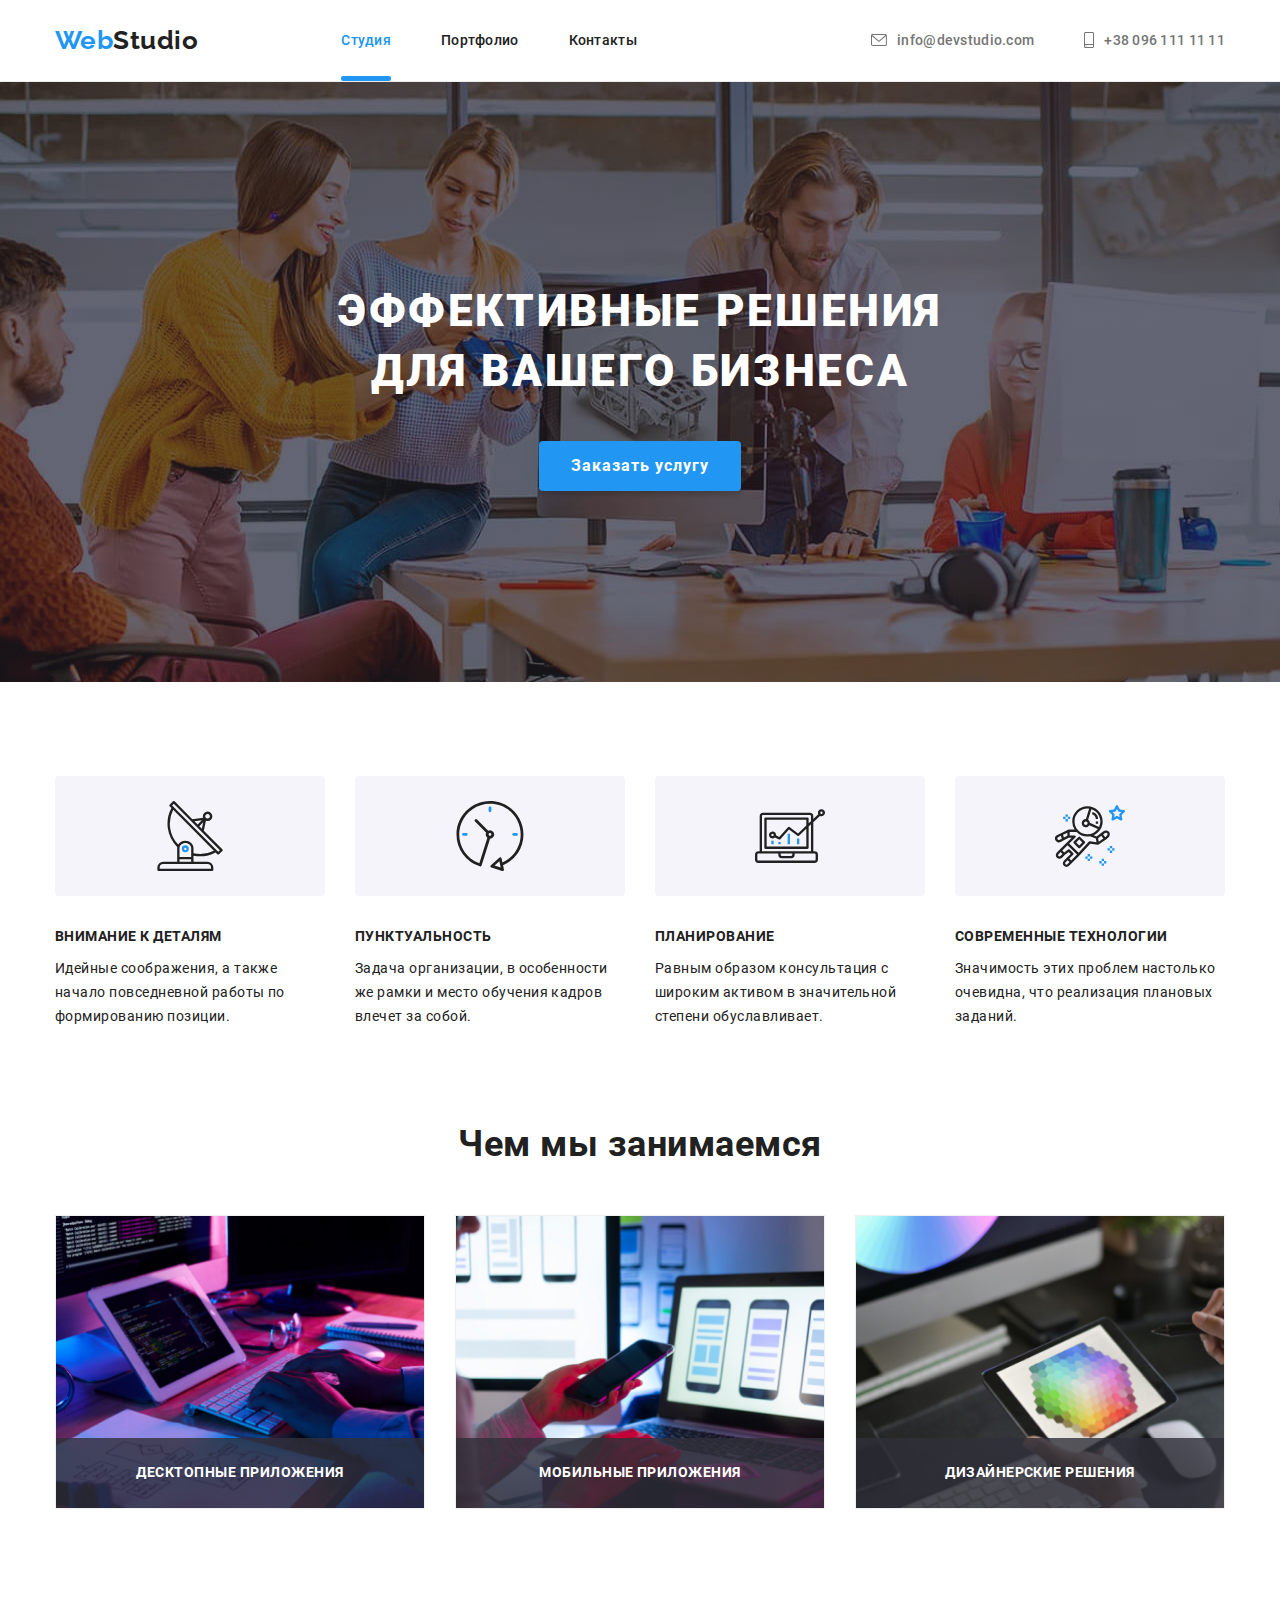
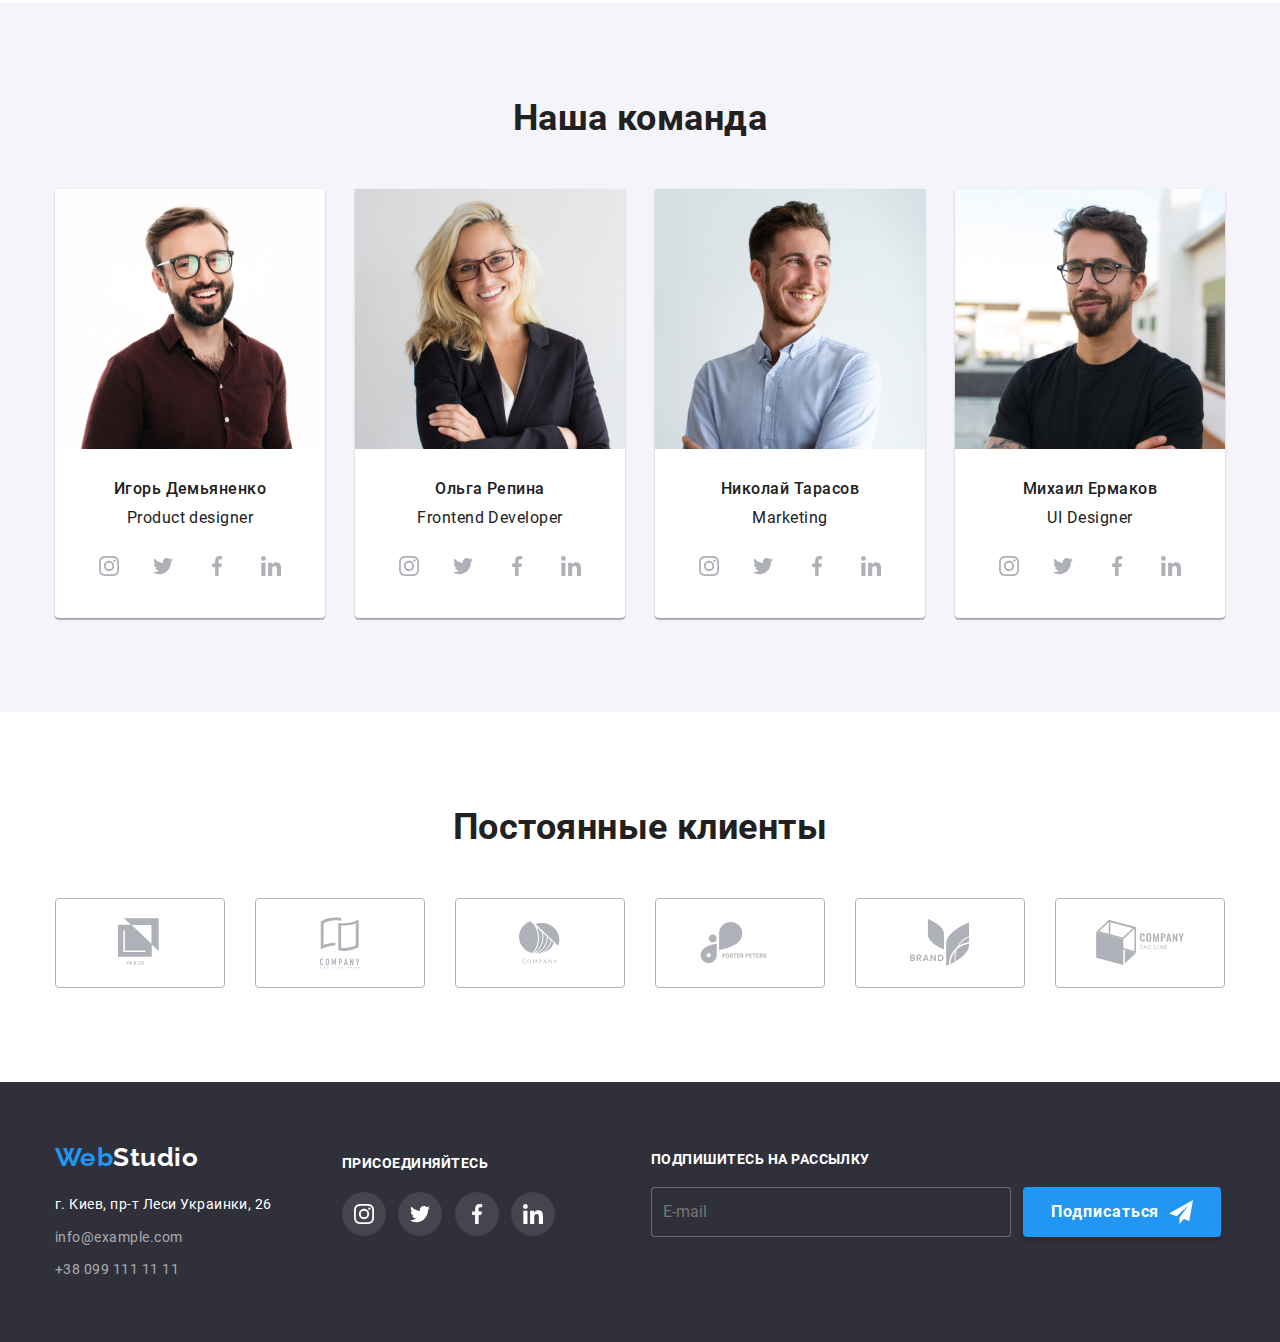
<file: index.html>
<!DOCTYPE html>
<html lang="ru">
  <head>
    <meta charset="UTF-8" />
    <meta name="viewport" content="width=device-width, initial-scale=1.0" />
    <title>Главная</title>
    <!-- <link
      href="https://fonts.googleapis.com/css2?family=Raleway:wght@400;500;700&family=Roboto:wght@100;400;500;700;900&display=swap"
      rel="stylesheet"
    /> -->
    <link
      rel="stylesheet"
      href="https://cdnjs.cloudflare.com/ajax/libs/modern-normalize/1.0.0/modern-normalize.min.css"
    />
    <link rel="stylesheet" href="./css/main.min.css" />
  </head>

  <body>
    <!-- Shapka -->
    <header>
      <div class="container">
      <nav>
        <ul  class="nav-links">
          <li class="header-list"><a class="logo-link" href="./index.html">
              <span class="logo">Web</span><span class="logo-end">Studio</span>
              </a>
          </li>
          <li class="header-list">
            <a class="navigation current" href="./index.html">Студия</a>
          </li>
          <li class="header-list">
            <a class="navigation" href="./portfolio.html">Портфолио</a>
          </li>
          <li class="header-list">
            <a class="navigation" href="">Контакты</a>
          </li>
        </ul>
      </nav>

      <ul class="header-contacts">
        <li class="header-list">
          <a class="navigation contacts" href="mailto:info@devstudio.com"
            >
            <svg class="contacts-icon" width="16" height="12">
              <use href="./images/sprite.svg#icon-envelope"></use>
            </svg>
            info@devstudio.com</a
          >
        </li>
        <li class="header-list">
          <a class="navigation contacts" href="tel:+380961111111"
            >
            <svg class="contacts-icon" width="10" height="16">
              <use href="./images/sprite.svg#icon-smartphone"></use>
            </svg>
            +38 096 111 11 11</a
          >
        </li>
      </ul>
      </div>
    </header>

    <main>
      <!-- Hero -->
      <section class="hero">
        <h1 class="hero-title">Эффективные решения для вашего бизнеса</h1>
        <button class="order-link" type="button" data-modal-open>Заказать услугу</button>
      </section>

        <div class="backdrop is-hidden" data-modal>
          <div class="modal">
            <button class="modal-close" data-modal-close>
              <svg class="close-icone" width="18" height="18">
                <use href="./images/sprite.svg#icon-close"></use>
              </svg>
            </button>
            <form action="" class="form">
              <b class="appeal">Оставьте свои данные, мы вам перезвоним</b>
              <ul>
                <li class="form-list">
                  <label for="name">Имя</label>
                  <input type="text" name="name" id="name">
                  <svg class="input-icon" width="18" height="18">
                    <use href="./images/sprite.svg#icon-name"></use>
                  </svg>
                </li>
                <li class="form-list">
                  <label for="tel">Телефон</label>
                  <input type="tel" name="tel" id="tel">
                  <svg class="input-icon" width="18" height="18">
                    <use href="./images/sprite.svg#icon-tel"></use>
                  </svg>
                </li>
                <li class="form-list">
                  <label for="email">Почта</label>
                  <input type="email" name="email" id="email">
                  <svg class="input-icon" width="18" height="18">
                    <use href="./images/sprite.svg#icon-email"></use>
                  </svg>
                </li>
                <li class="form-list">
                  <label for="comment">Комментарий</label>
                  <textarea class="comment" name="comment" id="comment" rows="6" placeholder="Введите текст"></textarea>
                </li>
                <li class="checkbox">
                  <label class="offer">
                    <input class="check" type="checkbox" value="true">
                    <span class="check-icon"></span>
                    Соглашаюсь с рассылкой и принимаю
                    <a class="offer-link" href=""> Условия договора</a>
                  </label>
                </li>
              </ul>
              <button class="submit" type="submit">Отправить</button>
            </form>
          </div>
        </div>

      <!-- Advantages -->
      <section class="advantages">
        <div class="container">
        <h2 class="secondary-title visually-hidden">Наши Преимущества</h2>
      
        <ul class="advantage-list">
          <li class="icon-antenna">
            <div class="advantages-icons-bg">
             <svg class="advant-icon">
               <use href="./images/sprite.svg#icon-antenna"></use>
             </svg>
            </div>
            <h3 class="tertiary-title">Внимание к деталям</h3>
            <p class="cards-items">
              Идейные соображения, а также начало повседневной работы по
              формированию позиции.
            </p>
          </li>
          <li class="icon-clock">
            <div class="advantages-icons-bg">
              <svg class="advant-icon">
                <use href="./images/sprite.svg#icon-clock"></use>
              </svg>
            </div>
            <h3 class="tertiary-title">Пунктуальность</h3>
            <p class="cards-items">
              Задача организации, в особенности же рамки и место обучения кадров
              влечет за собой.
            </p>
          </li>
          <li class="icon-diagram">
            <div class="advantages-icons-bg">
              <svg class="advant-icon">
                <use href="./images/sprite.svg#icon-diagram"></use>
              </svg>
            </div>
            <h3 class="tertiary-title">Планирование</h3>
            <p class="cards-items">
              Равным образом консультация с широким активом в значительной
              степени обуславливает.
            </p>
          </li>
          <li class="icon-astronaut">
            <div class="advantages-icons-bg">
              <svg class="advant-icon">
                <use href="./images/sprite.svg#icon-astronaut"></use>
              </svg>
            </div>
            <h3 class="tertiary-title">Современные технологии</h3>
            <p class="cards-items">
              Значимость этих проблем настолько очевидна, что реализация
              плановых заданий.
            </p>
          </li>
        </ul>
        </div>
      </section>

      <!-- work examples -->
      <section class="work-examles-sct">
        <div class="container">
        <h2 class="secondary-title">Чем мы занимаемся</h2>
      
        <ul class="work-examples">
          <li>
            <div class="work-examples-overlay">
            <img src="./images/desktop.jpg" alt="Рабочий Стол" width="370" />
              <p class="work-examples-descriptions">Десктопные приложения</p>
            </div>
          </li>
          <li>
            <div class="work-examples-overlay">
              <img src="./images/phone-note.jpg" alt="Телефон перед ноутбуком" width="370" />
              <p class="work-examples-descriptions">Мобильные приложения</p>
            </div>
          </li>
          <li>
            <div class="work-examples-overlay">
              <img src="./images/grahical-tablet.jpg" alt="Графический планшет" width="370" />
              <p class="work-examples-descriptions">Дизайнерские решения</p>
            </div>
                      </li>
        </ul>
        </div>
      </section>

      <!-- Our team -->
      <section class="our-team">
        <div class="container">
        <h2 class="secondary-title">Наша команда</h2>
        <ul class="team-list">
          <li class="items">
            <a href=""><img src="./images/igor-demiyanenko.jpg" alt="Игорь Демьяненко" width="270" /></a>
            <div class="team-descrition">
            <h3 class="teams-title">Игорь Демьяненко</h3>
            <p class="cards-items">Product designer</p>
            <ul class="social-links-flex">
              <li><a class="social-link" href="https://www.instagram.com/" target="_blank">
                  <svg class="social-link-icon">
                    <use href="./images/sprite.svg#icon-instagram"></use>
                  </svg>
                </a>
              </li>
              <li><a class="social-link" href="https://twitter.com/" target="_blank">
                  <svg class="social-link-icon">
                    <use href="./images/sprite.svg#icon-twitter"></use>
                  </svg></a></li>
              <li><a class="social-link" href="https://www.facebook.com/" target="_blank">
                  <svg class="social-link-icon">
                    <use href="./images/sprite.svg#icon-facebook"></use>
                  </svg></a></li>
              <li><a class="social-link" href="https://www.linkedin.com/" target="_blank">
                  <svg class="social-link-icon">
                    <use href="./images/sprite.svg#icon-linkedin"></use>
                  </svg></a></li>
            </ul>
            </div>
          </li>
          <li class="items">
            <a href=""><img src="./images/olga-repina.jpg" alt="Ольга Репина" width="270" /></a>
            <div class="team-descrition">
            <h3 class="teams-title">Ольга Репина</h3>
            <p class="cards-items">Frontend Developer</p>
            <ul class="social-links-flex">
              <li><a class="social-link" href="https://www.instagram.com/" target="_blank">
                  <svg class="social-link-icon">
                    <use href="./images/sprite.svg#icon-instagram"></use>
                  </svg>
                </a>
              </li>
              <li><a class="social-link" href="https://twitter.com/" target="_blank">
                  <svg class="social-link-icon">
                    <use href="./images/sprite.svg#icon-twitter"></use>
                  </svg></a></li>
              <li><a class="social-link" href="https://www.facebook.com/" target="_blank">
                  <svg class="social-link-icon">
                    <use href="./images/sprite.svg#icon-facebook"></use>
                  </svg></a></li>
              <li><a class="social-link" href="https://www.linkedin.com/" target="_blank">
                  <svg class="social-link-icon">
                    <use href="./images/sprite.svg#icon-linkedin"></use>
                  </svg></a></li>
            </ul>
            </div>
          </li>
          <li class="items">
            <a href=""><img src="./images/nikolay-tarasov.jpg" alt="Николай Тарасов" width="270" /></a>
            <div class="team-descrition">
            <h3 class="teams-title">Николай Тарасов</h3>
            <p class="cards-items">Marketing</p>
            <ul class="social-links-flex">
              <li><a class="social-link" href="https://www.instagram.com/" target="_blank">
                    <svg class="social-link-icon">
                      <use href="./images/sprite.svg#icon-instagram"></use>
                    </svg>
                  </a>
              </li>
              <li><a class="social-link" href="https://twitter.com/" target="_blank">
              <svg class="social-link-icon">
                <use href="./images/sprite.svg#icon-twitter"></use>
              </svg></a></li>
              <li><a class="social-link" href="https://www.facebook.com/" target="_blank">
              <svg class="social-link-icon">
                <use href="./images/sprite.svg#icon-facebook"></use>
              </svg></a></li>
              <li><a class="social-link" href="https://www.linkedin.com/" target="_blank">
              <svg class="social-link-icon"> 
                <use href="./images/sprite.svg#icon-linkedin"></use>
              </svg></a></li>
            </ul>
            </div>
          </li>
          <li class="items">
            <a href=""><img src="./images/mihail-ermakov.jpg" alt="Михаил Ермаков" width="270" /></a>
            <div class="team-descrition">
            <h3 class="teams-title">Михаил Ермаков</h3>
            <p class="cards-items">UI Designer</p>
            <ul class="social-links-flex">
              <li><a class="social-link" href="https://www.instagram.com/" target="_blank">
                  <svg class="social-link-icon">
                    <use href="./images/sprite.svg#icon-instagram"></use>
                  </svg>
                </a>
              </li>
              <li><a class="social-link" href="https://twitter.com/" target="_blank">
                  <svg class="social-link-icon">
                    <use href="./images/sprite.svg#icon-twitter"></use>
                  </svg></a></li>
              <li><a class="social-link" href="https://www.facebook.com/" target="_blank">
                  <svg class="social-link-icon">
                    <use href="./images/sprite.svg#icon-facebook"></use>
                  </svg></a></li>
              <li><a class="social-link" href="https://www.linkedin.com/" target="_blank">
                  <svg class="social-link-icon">
                    <use href="./images/sprite.svg#icon-linkedin"></use>
                  </svg></a></li>
            </ul>
            </div>
          </li>
        </ul>
        </div>
      </section>

      <!-- Clients -->
      <section class="clients">
        <div class="container">
        <h2 class="secondary-title">Постоянные клиенты</h2>
        <ul class="clients-list">
          <li class="items"><a class="clients-links" href="" >
            <svg class="client-icon" width="45" height="50">
              <use href="./images/sprite.svg#icon-logo-yago"></use>
            </svg>
          </a></li>
          <li class="items"><a class="clients-links" href="">
            <svg class="client-icon" width="40" height="52">
              <use href="./images/sprite.svg#icon-logo-company-th"></use>
            </svg>
          </a></li>
          <li class="items"><a class="clients-links" href="">
            <svg class="client-icon" width="41" height="43">
              <use href="./images/sprite.svg#icon-logo3"></use>
            </svg>
          </a></li>
          <li class="items"><a class="clients-links" href="">
            <svg class="client-icon" width="80" height="42">
              <use href="./images/sprite.svg#icon-logo-foster-peters"></use>
            </svg>
          </a>
          </li>
          <li class="items"><a class="clients-links" href="">
          <svg class="client-icon" width="59" height="47">
            <use href="./images/sprite.svg#icon-logo-brand"></use>
          </svg>
        </a>
        </li>
          <li class="items"><a class="clients-links" href="">
            <svg class="client-icon" width="88.5" height="45.5">
              <use href="./images/sprite.svg#icon-logo-tag-line"></use>
            </svg>
          </a></li>
        </ul>
        </div>
      </section>
    </main>

    <!-- footer -->
    <footer class="footer-bg">
      <div class="footer-adress-text">
        <div>
        <a class="logo-link" href="./index.html">
          <span class="logo">Web</span
          ><span class="logo-end-footer">Studio</span></a
        >
        <address class="footer-adress">г. Киев, пр-т Леси Украинки, 26</address>
        <address>
          <a class="footer-link" href="mailto:info@example.com"
            >info@example.com</a
          >
          <br />
          <a class="footer-link" href="tel:+380991111111">+38 099 111 11 11</a>
        </address>
        </div>
        <div class="footer-common">
          <p class="common">Присоединяйтесь</p>
          <ul class="social-links-flex">
            <li>
              <a class="social-link" href="">
                <svg class="social-link-icon">
                  <use href="./images/sprite.svg#icon-instagram"></use>
                </svg>
              </a>
            </li>
            <li>
              <a class="social-link" href="">
                <svg class="social-link-icon">
                  <use href="./images/sprite.svg#icon-twitter"></use>
                </svg>
              </a>
            </li>
            <li>
              <a class="social-link" href="">
                <svg class="social-link-icon">
                  <use href="./images/sprite.svg#icon-facebook"></use>
                </svg>
              </a>
            </li>
            <li>
              <a class="social-link" href="">
                <svg class="social-link-icon">
                  <use href="./images/sprite.svg#icon-linkedin"></use>
                </svg>
              </a>
            </li>
          </ul>
        </div>
        <form class="footer-form" action="">
          <label class="subscription">
            <span class="sub-text">Подпишитесь на рассылку</span> 
            <input type="email" name="email" placeholder="E-mail">
          </label>
          <button class="subscribe" type="submit">Подписаться 
            <svg class="sub-icon" width="24" height="24">
              <use href="./images/sprite.svg#icon-send"></use>
            </svg>
          </button>
        </form>
      </div>
    
    </footer>
    <script src="./js/modal.js"></script>
  </body>
</html>
</file>
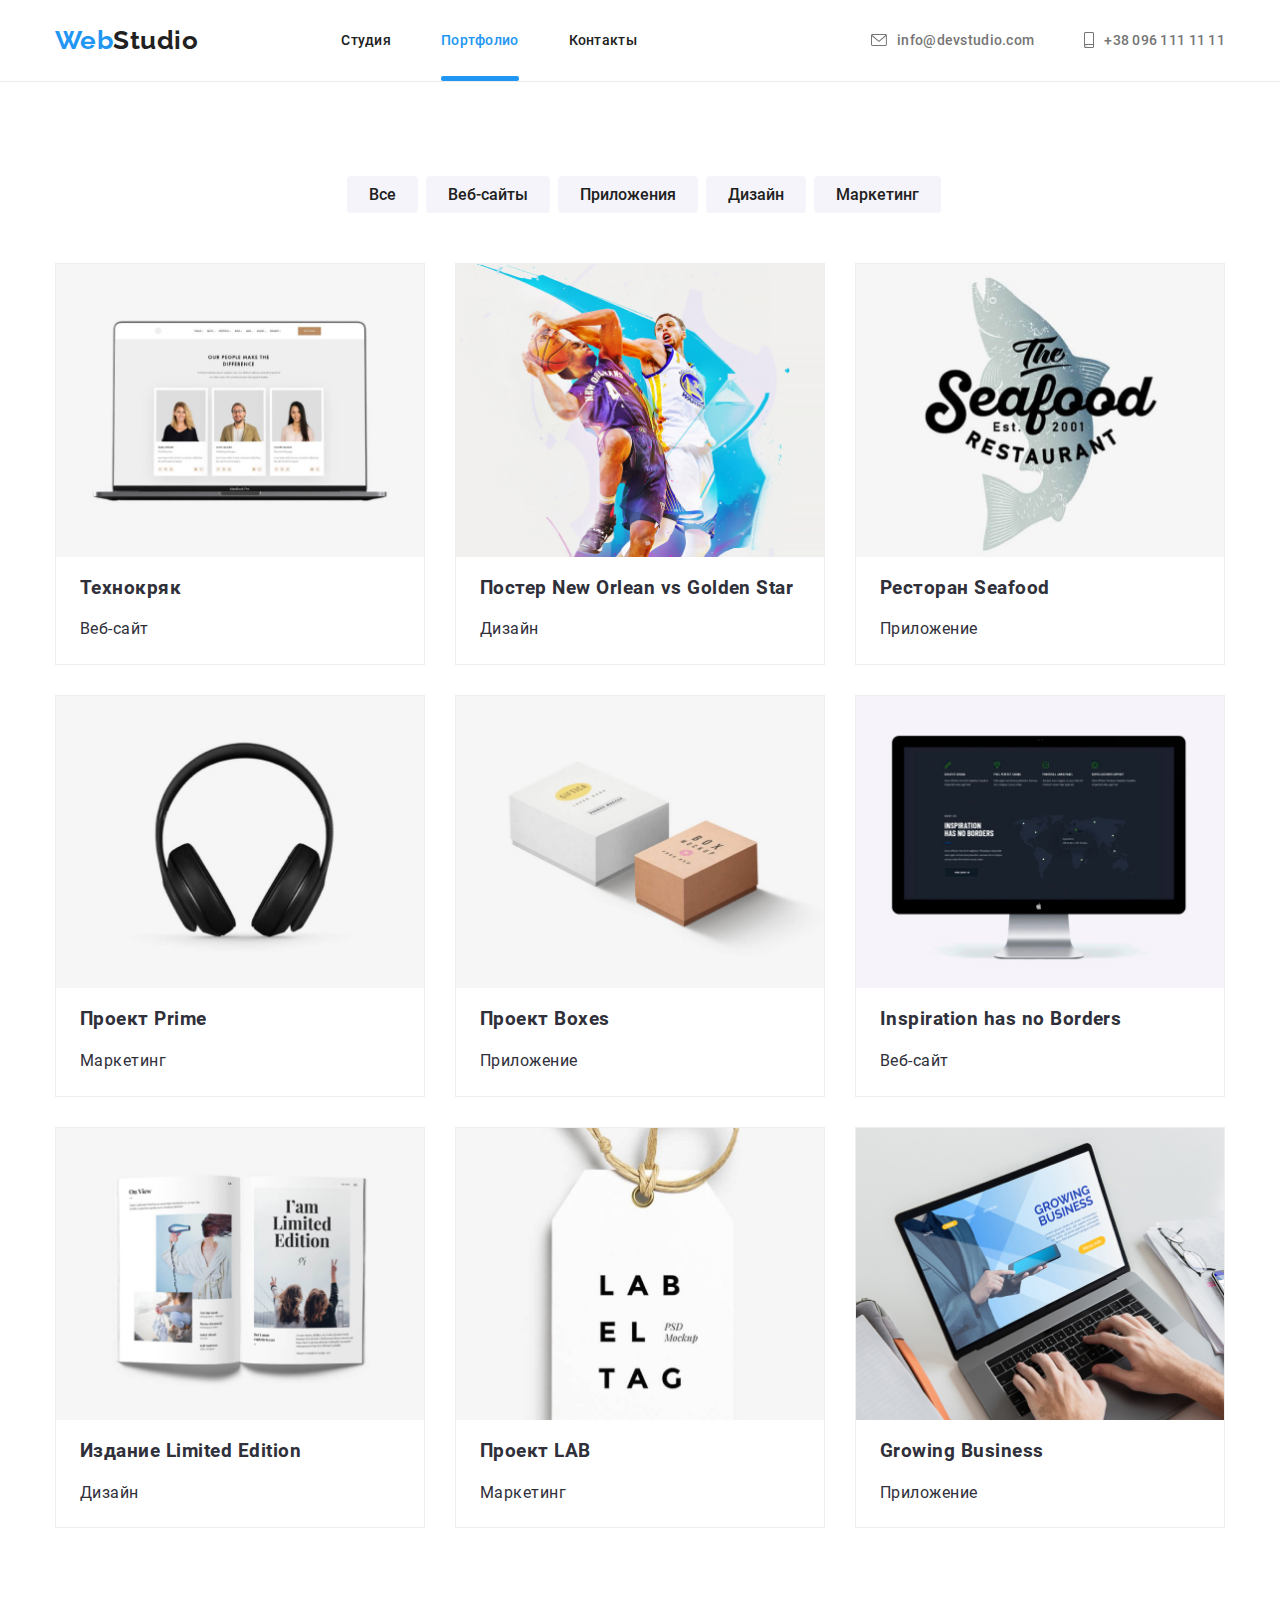
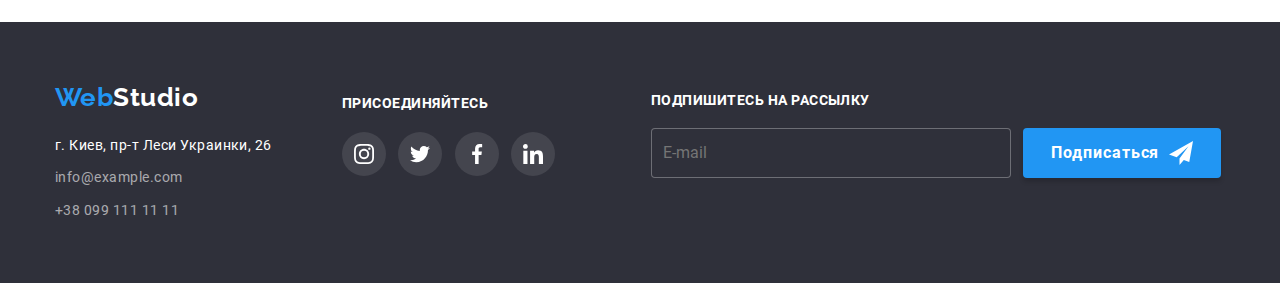
<file: portfolio.html>
<!DOCTYPE html>
<html lang="ru">
  <head>
    <meta charset="UTF-8" />
    <meta name="viewport" content="width=device-width, initial-scale=1.0" />
    <title>Портфолио</title>
    <!-- <link
      href="https://fonts.googleapis.com/css2?family=Raleway:wght@400;500;700&family=Roboto:wght@100;400;500;700;900&display=swap"
      rel="stylesheet"
    /> -->
    <link
      rel="stylesheet"
      href="https://cdnjs.cloudflare.com/ajax/libs/modern-normalize/1.0.0/modern-normalize.min.css"
    />
    <link rel="stylesheet" href="./css/main.min.css" />
  </head>

  <body>
    <!-- Shapka -->
    <header>
      <div class="container">
        <nav>
          <ul class="nav-links">
            <li class="header-list"><a class="logo-link" href="./index.html">
                <span class="logo">Web</span><span class="logo-end">Studio</span>
              </a>
            </li>
            <li class="header-list"><a class="navigation" href="./index.html">Студия</a></li>
            <li class="header-list"><a class="navigation current" href="./portfolio.html">Портфолио</a></li>
            <li class="header-list"><a class="navigation" href="">Контакты</a></li>
          </ul>
        </nav>
    
        <ul class="header-contacts">
          <li class="header-list">
            <a class="navigation contacts" href="mailto:info@devstudio.com">
              <svg class="contacts-icon" width="16" height="12">
                <use href="./images/sprite.svg#icon-envelope"></use>
              </svg>
              info@devstudio.com</a>
          </li>
          <li class="header-list">
            <a class="navigation contacts" href="tel:+380961111111">
              <svg class="contacts-icon" width="10" height="16">
                <use href="./images/sprite.svg#icon-smartphone"></use>
              </svg>
              +38 096 111 11 11</a>
          </li>
        </ul>
      </div>
    </header>

    <!--Main-->
    <main>
      <section class="portfolio-screen">
    <div class="container">
    <!-- <div class="container"> -->
      <h1 class="visually-hidden">Портфолио</h1>
      <!--Buttons-->
      <section>
        <h2 class="visually-hidden">Список переключателей</h2>
        <ul class="flex-list">
          <li><button class="button" type="button">Все</button></li>
          <li><button class="button" type="button">Веб-сайты</button></li>
          <li><button class="button" type="button">Приложения</button></li>
          <li><button class="button" type="button">Дизайн</button></li>
          <li><button class="button" type="button">Маркетинг</button></li>
        </ul>
      </section>
      <!-- </div> -->

      <!--Portfolio-->
      <section>
        <h2 class="visually-hidden">Примеры работ</h2>
        <ul class="portfolio">
          <li class="items">
            <a class="cards-link" href="">
              <div class="portfolio-overlay">
                <img src="./images/notebook.jpg" alt="Технокряк" width="370" />
                <p class="hover-cards">
                Технокряк это современная площадка распространения коронавируса.
                Компании используют эту платформу для цифрового шпионажа и атак
                на защищённые сервера конкурентов.
                </p>
              </div>
              <div class="items-description">
                <h3>Технокряк</h3>
                <p class="cards-items">Веб-сайт</p>
              
              </div>
            </a>
          </li>
          <li class="items">
            <a class="cards-link" href="">
              <div class="portfolio-overlay">
                <img src="./images/basket.jpg" alt="Постер New Orlean vs Golden Star" />
                <p class="hover-cards">
                  Технокряк это современная площадка распространения коронавируса.
                  Компании используют эту платформу для цифрового шпионажа и атак
                  на защищённые сервера конкурентов.
                </p>
              </div>
                <div class="items-description">
                <h3>Постер New Orlean vs Golden Star</h3>
                <p class="cards-items">Дизайн</p>
              </div>
            </a>
          </li>
          <li class="items">
            <a class="cards-link" href="">
              <div class="portfolio-overlay">
                <img src="./images/seafood.jpg" alt="Ресторан Seafood" width="370" />
                <p class="hover-cards">
                  Технокряк это современная площадка распространения коронавируса.
                  Компании используют эту платформу для цифрового шпионажа и атак
                  на защищённые сервера конкурентов.
                </p>
              </div>
              <div class="items-description">
                <h3>Ресторан Seafood</h3>
                <p class="cards-items">Приложение</p>
              </div>
            </a>
          </li>
          <li class="items">
            <a class="cards-link" href="">
              <div class="portfolio-overlay">
                <img src="./images/headphones.jpg" alt="Проект Prime" width="370" />
                <p class="hover-cards">
                  Технокряк это современная площадка распространения коронавируса.
                  Компании используют эту платформу для цифрового шпионажа и атак
                  на защищённые сервера конкурентов.
                </p>
              </div>
              <div class="items-description">
                <h3>Проект Prime</h3>
                <p class="cards-items">Маркетинг</p>
              </div>
            </a>
          </li>
          <li class="items">
            <a class="cards-link" href="">
              <div class="portfolio-overlay">
                <img src="./images/boxes.jpg" alt="Проект Boxes" width="370" />
                <p class="hover-cards">
                  Технокряк это современная площадка распространения коронавируса.
                  Компании используют эту платформу для цифрового шпионажа и атак
                  на защищённые сервера конкурентов.
                </p>
              </div>
              <div class="items-description">
                <h3>Проект Boxes</h3>
                <p class="cards-items">Приложение</p>
              </div>
            </a>
          </li>
          <li class="items">
            <a class="cards-link" href="">
              <div class="portfolio-overlay">
                <img src="./images/monoblock.jpg" alt="Inspiration has no Borders" width="370" />
                <p class="hover-cards">
                  Технокряк это современная площадка распространения коронавируса.
                  Компании используют эту платформу для цифрового шпионажа и атак
                  на защищённые сервера конкурентов.
                </p>
              </div>
              <div class="items-description">
                <h3>Inspiration has no Borders</h3>
                <p class="cards-items">Веб-сайт</p>
              </div>
            </a>
          </li>
          <li class="items">
            <a class="cards-link" href="">
              <div class="portfolio-overlay">
                <img src="./images/openbook.jpg" alt="Издание Limited Edition" width="370" />
                <p class="hover-cards">
                  Технокряк это современная площадка распространения коронавируса.
                  Компании используют эту платформу для цифрового шпионажа и атак
                  на защищённые сервера конкурентов.
                </p>
              </div>
              <div class="items-description">
              <h3>Издание Limited Edition</h3>
              <p class="cards-items">Дизайн</p>
              </div>
            </a>
          </li>
          <li class="items">
            <a class="cards-link" href="">
              <div class="portfolio-overlay">
              <img src="./images/birka.jpg" alt="Проект LAB" width="370" />
                <p class="hover-cards">
                  Технокряк это современная площадка распространения коронавируса.
                  Компании используют эту платформу для цифрового шпионажа и атак
                  на защищённые сервера конкурентов.
                </p>
              </div>
              <div class="items-description">
                <h3>Проект LAB</h3>
                <p class="cards-items">Маркетинг</p>
              </div>
            </a>  
          </li>
          <li class="items">
            <a class="cards-link" href="">
              <div class="portfolio-overlay">
                <img src="./images/working-notebook.jpg" alt="Growing Business" width="370" />
                <p class="hover-cards">
                  Технокряк это современная площадка распространения коронавируса.
                  Компании используют эту платформу для цифрового шпионажа и атак
                  на защищённые сервера конкурентов.
                </p>
              </div>
              <div class="items-description">
                <h3>Growing Business</h3>
                <p class="cards-items">Приложение</p>
              </div>
            </a>
          </li>
        </ul>
        </section>
     </div>
    </section>
    </main>

    <!-- footer -->
    <footer class="footer-bg">
      <div class="footer-adress-text">
        <div>
          <a class="logo-link" href="./index.html">
            <span class="logo">Web</span><span class="logo-end-footer">Studio</span></a>
          <address class="footer-adress">г. Киев, пр-т Леси Украинки, 26</address>
          <address>
            <a class="footer-link" href="mailto:info@example.com">info@example.com</a>
            <br />
            <a class="footer-link" href="tel:+380991111111">+38 099 111 11 11</a>
          </address>
        </div>
        <div class="footer-common">
          <p class="common">Присоединяйтесь</p>
          <ul class="social-links-flex">
            <li>
              <a class="social-link" href="">
                <svg class="social-link-icon">
                  <use href="./images/sprite.svg#icon-instagram"></use>
                </svg>
              </a>
            </li>
            <li>
              <a class="social-link" href="">
                <svg class="social-link-icon">
                  <use href="./images/sprite.svg#icon-twitter"></use>
                </svg>
              </a>
            </li>
            <li>
              <a class="social-link" href="">
                <svg class="social-link-icon">
                  <use href="./images/sprite.svg#icon-facebook"></use>
                </svg>
              </a>
            </li>
            <li>
              <a class="social-link" href="">
                <svg class="social-link-icon">
                  <use href="./images/sprite.svg#icon-linkedin"></use>
                </svg>
              </a>
            </li>
          </ul>
        </div>
        <form class="footer-form" action="">
          <label class="subscription">
            <span class="sub-text">Подпишитесь на рассылку</span>
            <input type="email" name="email" placeholder="E-mail">
          </label>
          <button class="subscribe" type="submit">Подписаться
            <svg class="sub-icon" width="24" height="24">
              <use href="./images/sprite.svg#icon-send"></use>
            </svg>
          </button>
        </form>
      </div>
    
    </footer>
  </body>
</html>
</file>
<file: css/main.min.css>
/*! modern-normalize v0.6.0 | MIT License | https://github.com/sindresorhus/modern-normalize */*,*::before,*::after{-webkit-box-sizing:border-box;box-sizing:border-box}:root{-moz-tab-size:4;-o-tab-size:4;tab-size:4}html{line-height:1.15;-webkit-text-size-adjust:100%}body{margin:0}body{font-family:system-ui,-apple-system,"Segoe UI",Roboto,Helvetica,Arial,sans-serif,"Apple Color Emoji","Segoe UI Emoji"}hr{height:0}abbr[title]{-webkit-text-decoration:underline dotted;text-decoration:underline dotted}b,strong{font-weight:bolder}code,kbd,samp,pre{font-family:SFMono-Regular, Consolas, "Liberation Mono", Menlo, monospace;font-size:1em}small{font-size:80%}sub,sup{font-size:75%;line-height:0;position:relative;vertical-align:baseline}sub{bottom:-0.25em}sup{top:-0.5em}button,input,optgroup,select,textarea{font-family:inherit;font-size:100%;line-height:1.15;margin:0}button,select{text-transform:none}button,[type="button"],[type="reset"],[type="submit"]{-webkit-appearance:button}button::-moz-focus-inner,[type="button"]::-moz-focus-inner,[type="reset"]::-moz-focus-inner,[type="submit"]::-moz-focus-inner{border-style:none;padding:0}button:-moz-focusring,[type="button"]:-moz-focusring,[type="reset"]:-moz-focusring,[type="submit"]:-moz-focusring{outline:1px dotted ButtonText}fieldset{padding:0.35em 0.75em 0.625em}legend{padding:0}progress{vertical-align:baseline}[type="number"]::-webkit-inner-spin-button,[type="number"]::-webkit-outer-spin-button{height:auto}[type="search"]{-webkit-appearance:textfield;outline-offset:-2px}[type="search"]::-webkit-search-decoration{-webkit-appearance:none}::-webkit-file-upload-button{-webkit-appearance:button;font:inherit}summary{display:list-item}@font-face{font-family:"Roboto";font-style:normal;font-weight:100;src:url(".././fonts/roboto/roboto-v20-latin_cyrillic-ext_cyrillic-100.eot");src:local(""),url(".././fonts/roboto/roboto-v20-latin_cyrillic-ext_cyrillic-100.eot?#iefix") format("embedded-opentype"),url(".././fonts/roboto/roboto-v20-latin_cyrillic-ext_cyrillic-100.woff2") format("woff2"),url(".././fonts/roboto/roboto-v20-latin_cyrillic-ext_cyrillic-100.woff") format("woff"),url(".././fonts/roboto/roboto-v20-latin_cyrillic-ext_cyrillic-100.ttf") format("truetype"),url(".././fonts/roboto/roboto-v20-latin_cyrillic-ext_cyrillic-100.svg#Roboto") format("svg")}@font-face{font-family:"Roboto";font-style:normal;font-weight:400;src:url(".././fonts/roboto/roboto-v20-latin_cyrillic-ext_cyrillic-regular.eot");src:local(""),url(".././fonts/roboto/roboto-v20-latin_cyrillic-ext_cyrillic-regular.eot?#iefix") format("embedded-opentype"),url(".././fonts/roboto/roboto-v20-latin_cyrillic-ext_cyrillic-regular.woff2") format("woff2"),url(".././fonts/roboto/roboto-v20-latin_cyrillic-ext_cyrillic-regular.woff") format("woff"),url(".././fonts/roboto/roboto-v20-latin_cyrillic-ext_cyrillic-regular.ttf") format("truetype"),url(".././fonts/roboto/roboto-v20-latin_cyrillic-ext_cyrillic-regular.svg#Roboto") format("svg")}@font-face{font-family:"Roboto";font-style:normal;font-weight:500;src:url(".././fonts/roboto/roboto-v20-latin_cyrillic-ext_cyrillic-500.eot");src:local(""),url(".././fonts/roboto/roboto-v20-latin_cyrillic-ext_cyrillic-500.eot?#iefix") format("embedded-opentype"),url(".././fonts/roboto/roboto-v20-latin_cyrillic-ext_cyrillic-500.woff2") format("woff2"),url(".././fonts/roboto/roboto-v20-latin_cyrillic-ext_cyrillic-500.woff") format("woff"),url(".././fonts/roboto/roboto-v20-latin_cyrillic-ext_cyrillic-500.ttf") format("truetype"),url(".././fonts/roboto/roboto-v20-latin_cyrillic-ext_cyrillic-500.svg#Roboto") format("svg")}@font-face{font-family:"Roboto";font-style:normal;font-weight:700;src:url(".././fonts/roboto/roboto-v20-latin_cyrillic-ext_cyrillic-700.eot");src:local(""),url(".././fonts/roboto/roboto-v20-latin_cyrillic-ext_cyrillic-700.eot?#iefix") format("embedded-opentype"),url(".././fonts/roboto/roboto-v20-latin_cyrillic-ext_cyrillic-700.woff2") format("woff2"),url(".././fonts/roboto/roboto-v20-latin_cyrillic-ext_cyrillic-700.woff") format("woff"),url(".././fonts/roboto/roboto-v20-latin_cyrillic-ext_cyrillic-700.ttf") format("truetype"),url(".././fonts/roboto/roboto-v20-latin_cyrillic-ext_cyrillic-700.svg#Roboto") format("svg")}@font-face{font-family:"Roboto";font-style:normal;font-weight:900;src:url(".././fonts/roboto/roboto-v20-latin_cyrillic-ext_cyrillic-900.eot");src:local(""),url(".././fonts/roboto/roboto-v20-latin_cyrillic-ext_cyrillic-900.eot?#iefix") format("embedded-opentype"),url(".././fonts/roboto/roboto-v20-latin_cyrillic-ext_cyrillic-900.woff2") format("woff2"),url(".././fonts/roboto/roboto-v20-latin_cyrillic-ext_cyrillic-900.woff") format("woff"),url(".././fonts/roboto/roboto-v20-latin_cyrillic-ext_cyrillic-900.ttf") format("truetype"),url(".././fonts/roboto/roboto-v20-latin_cyrillic-ext_cyrillic-900.svg#Roboto") format("svg")}@font-face{font-family:"Raleway";font-style:normal;font-weight:100;src:url(".././fonts/raleway/raleway-v18-latin_cyrillic-ext_cyrillic-100.eot");src:local(""),url(".././fonts/raleway/raleway-v18-latin_cyrillic-ext_cyrillic-100.eot?#iefix") format("embedded-opentype"),url(".././fonts/raleway/raleway-v18-latin_cyrillic-ext_cyrillic-100.woff2") format("woff2"),url(".././fonts/raleway/raleway-v18-latin_cyrillic-ext_cyrillic-100.woff") format("woff"),url(".././fonts/raleway/raleway-v18-latin_cyrillic-ext_cyrillic-100.ttf") format("truetype"),url(".././fonts/raleway/raleway-v18-latin_cyrillic-ext_cyrillic-100.svg#Raleway") format("svg")}@font-face{font-family:"Raleway";font-style:normal;font-weight:400;src:url(".././fonts/raleway/raleway-v18-latin_cyrillic-ext_cyrillic-regular.eot");src:local(""),url(".././fonts/raleway/raleway-v18-latin_cyrillic-ext_cyrillic-regular.eot?#iefix") format("embedded-opentype"),url(".././fonts/raleway/raleway-v18-latin_cyrillic-ext_cyrillic-regular.woff2") format("woff2"),url(".././fonts/raleway/raleway-v18-latin_cyrillic-ext_cyrillic-regular.woff") format("woff"),url(".././fonts/raleway/raleway-v18-latin_cyrillic-ext_cyrillic-regular.ttf") format("truetype"),url(".././fonts/raleway/raleway-v18-latin_cyrillic-ext_cyrillic-regular.svg#Raleway") format("svg")}@font-face{font-family:"Raleway";font-style:normal;font-weight:500;src:url(".././fonts/raleway/raleway-v18-latin_cyrillic-ext_cyrillic-500.eot");src:local(""),url(".././fonts/raleway/raleway-v18-latin_cyrillic-ext_cyrillic-500.eot?#iefix") format("embedded-opentype"),url(".././fonts/raleway/raleway-v18-latin_cyrillic-ext_cyrillic-500.woff2") format("woff2"),url(".././fonts/raleway/raleway-v18-latin_cyrillic-ext_cyrillic-500.woff") format("woff"),url(".././fonts/raleway/raleway-v18-latin_cyrillic-ext_cyrillic-500.ttf") format("truetype"),url(".././fonts/raleway/raleway-v18-latin_cyrillic-ext_cyrillic-500.svg#Raleway") format("svg")}@font-face{font-family:"Raleway";font-style:normal;font-weight:700;src:url(".././fonts/raleway/raleway-v18-latin_cyrillic-ext_cyrillic-700.eot");src:local(""),url(".././fonts/raleway/raleway-v18-latin_cyrillic-ext_cyrillic-700.eot?#iefix") format("embedded-opentype"),url(".././fonts/raleway/raleway-v18-latin_cyrillic-ext_cyrillic-700.woff2") format("woff2"),url(".././fonts/raleway/raleway-v18-latin_cyrillic-ext_cyrillic-700.woff") format("woff"),url(".././fonts/raleway/raleway-v18-latin_cyrillic-ext_cyrillic-700.ttf") format("truetype"),url(".././fonts/raleway/raleway-v18-latin_cyrillic-ext_cyrillic-700.svg#Raleway") format("svg")}.advantage-list,.work-examples,.team-list,.clients-list,.flex-list,.portfolio{display:-webkit-box;display:-ms-flexbox;display:flex;padding:0;margin:0}.footer-common .social-link,.social-link{display:-webkit-inline-box;display:-ms-inline-flexbox;display:inline-flex;-webkit-box-align:center;-ms-flex-align:center;align-items:center;height:44px;width:44px;border-radius:50%}.subscribe,.order-link,.submit{display:-webkit-inline-box;display:-ms-inline-flexbox;display:inline-flex;-webkit-box-align:center;-ms-flex-align:center;align-items:center;font-weight:700;font-style:normal;font-size:16px;line-height:1.87;letter-spacing:0.06em;color:#fff;cursor:pointer;border:transparent;background-color:#2196f3;-webkit-box-shadow:0px 4px 4px rgba(0,0,0,0.15);box-shadow:0px 4px 4px rgba(0,0,0,0.15);border-radius:4px;-webkit-transition:background-color 250ms cubic-bezier(0.4, 0, 0.2, 1),color 250ms cubic-bezier(0.4, 0, 0.2, 1),-webkit-box-shadow 250ms cubic-bezier(0.4, 0, 0.2, 1);transition:background-color 250ms cubic-bezier(0.4, 0, 0.2, 1),color 250ms cubic-bezier(0.4, 0, 0.2, 1),-webkit-box-shadow 250ms cubic-bezier(0.4, 0, 0.2, 1);transition:box-shadow 250ms cubic-bezier(0.4, 0, 0.2, 1),background-color 250ms cubic-bezier(0.4, 0, 0.2, 1),color 250ms cubic-bezier(0.4, 0, 0.2, 1);transition:box-shadow 250ms cubic-bezier(0.4, 0, 0.2, 1),background-color 250ms cubic-bezier(0.4, 0, 0.2, 1),color 250ms cubic-bezier(0.4, 0, 0.2, 1),-webkit-box-shadow 250ms cubic-bezier(0.4, 0, 0.2, 1)}html{-webkit-box-sizing:border-box;box-sizing:border-box}body{font-family:Roboto, sans-serif;font-style:normal;font-weight:400;line-height:1.2;letter-spacing:0.03em;color:#212121}h1,h2,h3,h4{margin:0px}ul{list-style-type:none;margin:0;padding:0}ul img{display:block;width:100%;height:auto}.container{width:1200px;margin-left:auto;margin-right:auto;padding-left:15px;padding-right:15px}.visually-hidden{position:absolute !important;clip:rect(1px 1px 1px 1px);clip:rect(1px, 1px, 1px, 1px);padding:0 !important;border:0 !important;height:1px !important;width:1px !important;overflow:hidden}.tertiary-title{font-weight:700;font-size:14px;line-height:1.5;text-transform:uppercase}.secondary-title{font-weight:700;font-size:36px;line-height:1.17;margin-top:0px;margin-bottom:50px;text-align:center}.cards-items{color:var(--secondary-text-color)}.logo{color:#2196f3;font-family:Raleway, sans-serif;font-weight:700;font-size:26px}.logo-end{color:#212121;font-family:Raleway, sans-serif;font-weight:700;font-size:26px}.logo-end-footer{color:#fff;font-family:Raleway, sans-serif;font-weight:700;font-size:26px}.logo-link{text-decoration:none}header{border-bottom:1px solid #ececec}header>.container{display:-webkit-box;display:-ms-flexbox;display:flex}.header-list{margin-left:50px;-webkit-box-align:stretch;-ms-flex-align:stretch;align-items:stretch}.header-list:hover,.header-list:focus{color:#2196f3}.header-contacts{display:-webkit-box;display:-ms-flexbox;display:flex;margin-left:auto;-webkit-box-align:center;-ms-flex-align:center;align-items:center}.navigation{position:relative;display:inline-block;color:#212121;text-decoration:none;padding:32px 0px;font-weight:500;font-size:14px;letter-spacing:0.02em;-webkit-transition:fill 250ms cubic-bezier(0.4, 0, 0.2, 1),color 250ms cubic-bezier(0.4, 0, 0.2, 1);transition:fill 250ms cubic-bezier(0.4, 0, 0.2, 1),color 250ms cubic-bezier(0.4, 0, 0.2, 1)}.navigation.current{color:#2196f3}.navigation.contacts{display:-webkit-inline-box;display:-ms-inline-flexbox;display:inline-flex;height:auto;width:100%;color:#757575;-webkit-box-align:center;-ms-flex-align:center;align-items:center;-ms-flex-item-align:center;align-self:center}.navigation:hover,.navigation:focus{color:#2196f3}.nav-links{display:-webkit-box;display:-ms-flexbox;display:flex;-webkit-box-align:center;-ms-flex-align:center;align-items:center;padding:0}.nav-links>.header-list:first-child{margin-left:0px;margin-right:93px}.nav-links .navigation::after{content:"";position:absolute;left:0;bottom:0;display:block;width:100%;height:5px;border-radius:2px;background-color:#2196f3;opacity:0;-webkit-transform:scaleX(0);transform:scaleX(0);-webkit-transition:opacity 250ms cubic-bezier(0.4, 0, 0.2, 1),-webkit-transform 250ms cubic-bezier(0.4, 0, 0.2, 1);transition:opacity 250ms cubic-bezier(0.4, 0, 0.2, 1),-webkit-transform 250ms cubic-bezier(0.4, 0, 0.2, 1);transition:transform 250ms cubic-bezier(0.4, 0, 0.2, 1),opacity 250ms cubic-bezier(0.4, 0, 0.2, 1);transition:transform 250ms cubic-bezier(0.4, 0, 0.2, 1),opacity 250ms cubic-bezier(0.4, 0, 0.2, 1),-webkit-transform 250ms cubic-bezier(0.4, 0, 0.2, 1)}.nav-links .navigation:hover::after{opacity:1;-webkit-transform:scaleX(1);transform:scaleX(1)}.nav-links .navigation.current::before{content:"";position:absolute;left:0;bottom:0;display:block;width:100%;height:5px;border-radius:2px;background-color:#2196f3;opacity:1}.contacts-icon{display:-webkit-inline-box;display:-ms-inline-flexbox;display:inline-flex;margin-right:10px;fill:currentColor}.footer-bg{background:#2f303a;padding-top:60px;padding-bottom:60px}.footer-adress{color:#fff;font-style:normal;font-size:14px;line-height:1.7;padding-top:20px}.footer-adress-text{display:-webkit-box;display:-ms-flexbox;display:flex;width:1200px;margin-left:auto;margin-right:auto;margin-bottom:0px;padding-left:15px;padding-right:15px}.footer-adress-text>div:first-child{margin-right:70px}.footer-link{display:inline-block;color:rgba(255,255,255,0.6);font-style:normal;text-decoration:none;font-size:14px;line-height:1.7;margin-top:9px}.common{color:#fff;font-weight:bold;font-size:14px;line-height:1.14;text-transform:uppercase;margin-bottom:20px}.footer-common .social-link{-ms-flex-pack:distribute;justify-content:space-around;background-color:rgba(255,255,255,0.1);fill:#fff;margin-right:10px}.footer-form{margin-left:93px;display:-webkit-box;display:-ms-flexbox;display:flex;-webkit-box-align:center;-ms-flex-align:center;align-items:center}input:-webkit-autofill,input:-webkit-autofill:hover,input:-webkit-autofill:focus{-webkit-text-fill-color:rgba(255,255,255,0.3);-webkit-box-shadow:0 0 0px 1000px #2f303a inset;box-shadow:0 0 0px 1000px #2f303a inset}.subscription{position:relative;margin-right:12px}.subscription>input{width:360px;height:50px;padding:11px;border:1px solid rgba(255,255,255,0.3);-webkit-box-sizing:border-box;box-sizing:border-box;background-color:#2f303a;border-radius:4px;font-style:normal;font-weight:normal;font-size:16px;line-height:1.25;display:-webkit-box;display:-ms-flexbox;display:flex;-webkit-box-align:center;-ms-flex-align:center;align-items:center;color:rgba(255,255,255,0.6)}.sub-text{position:absolute;top:-36px;font-weight:bold;font-size:14px;line-height:1.15;text-transform:uppercase;color:#ffffff}.sub-icon{fill:#fff;margin-left:10px;-webkit-transition:fill 250ms cubic-bezier(0.4, 0, 0.2, 1);transition:fill 250ms cubic-bezier(0.4, 0, 0.2, 1)}.subscribe{padding:10px 28px}.subscribe:hover{background-color:#fff;color:#2196f3}.subscribe:hover .sub-icon{fill:#2196f3}.social-links-flex{display:-webkit-box;display:-ms-flexbox;display:flex;-webkit-box-pack:justify;-ms-flex-pack:justify;justify-content:space-between;padding:0px;margin-top:16px}.social-links-flex>li{width:calc((100% - 30px) / 4);margin-right:10x}.social-links-flex>li:last-child{margin-right:0}.social-link{-ms-flex-pack:distribute;justify-content:space-around;fill:#afb1b8;-webkit-transition:background-color 250ms cubic-bezier(0.4, 0, 0.2, 1),fill 250ms cubic-bezier(0.4, 0, 0.2, 1);transition:background-color 250ms cubic-bezier(0.4, 0, 0.2, 1),fill 250ms cubic-bezier(0.4, 0, 0.2, 1)}.social-link:hover,.social-link:focus{background-color:#2196f3;border-radius:50%;fill:#fff}.social-link-icon{width:20px;height:20px}.hero{max-width:1600px;height:600px;text-align:center;background-color:#2f303a;background-image:-webkit-gradient(linear, left top, right top, from(rgba(47,48,58,0.4)), to(rgba(47,48,58,0.4))),url(../images/hero-bg.jpg);background-image:linear-gradient(to right, rgba(47,48,58,0.4), rgba(47,48,58,0.4)),url(../images/hero-bg.jpg);background-repeat:no-repeat;background-size:cover;background-position:center;margin-left:auto;margin-right:auto;padding-top:200px;padding-bottom:200px}.hero-title{color:#fff;font-size:44px;font-weight:900;line-height:1.36;text-transform:uppercase;letter-spacing:0.06em;max-width:696px;margin-top:0px;margin-left:auto;margin-right:auto;margin-bottom:40px}.order-link{padding:10px 32px}.order-link:focus,.order-link:hover{background-color:#fff;color:#2196f3}.backdrop{position:fixed;top:0;left:0;width:100%;height:100%;background-color:rgba(0,0,0,0.2);z-index:99;opacity:1;-webkit-transition:opacity 250ms cubic-bezier(0.4, 0, 0.2, 1);transition:opacity 250ms cubic-bezier(0.4, 0, 0.2, 1)}.backdrop.is-hidden{opacity:0;pointer-events:none;z-index:99}.backdrop.is-hidden .modal{-webkit-transform:translate(-50%, -50%) scale(1.1);transform:translate(-50%, -50%) scale(1.1)}.modal{position:absolute;top:50%;left:50%;min-height:581px;min-width:528px;padding:0;background-color:#fff;-webkit-box-shadow:0px 1px 3px rgba(0,0,0,0.12),0px 1px 1px rgba(0,0,0,0.14),0px 2px 1px rgba(0,0,0,0.2);box-shadow:0px 1px 3px rgba(0,0,0,0.12),0px 1px 1px rgba(0,0,0,0.14),0px 2px 1px rgba(0,0,0,0.2);border-radius:4px;z-index:99;-webkit-transform:translate(-50%, -50%) scale(1);transform:translate(-50%, -50%) scale(1);-webkit-transition:-webkit-transform 250ms cubic-bezier(0.4, 0, 0.2, 1);transition:-webkit-transform 250ms cubic-bezier(0.4, 0, 0.2, 1);transition:transform 250ms cubic-bezier(0.4, 0, 0.2, 1);transition:transform 250ms cubic-bezier(0.4, 0, 0.2, 1), -webkit-transform 250ms cubic-bezier(0.4, 0, 0.2, 1)}.modal-close{position:absolute;display:-webkit-inline-box;display:-ms-inline-flexbox;display:inline-flex;-webkit-box-pack:center;-ms-flex-pack:center;justify-content:center;-webkit-box-align:center;-ms-flex-align:center;align-items:center;background-color:#fff;min-width:30px;min-height:30px;top:8px;right:8px;border:1px solid rgba(0,0,0,0.1);border-radius:50%;cursor:pointer}.close-icone{fill:#000;-webkit-transition:fill 250ms cubic-bezier(0.4, 0, 0.2, 1);transition:fill 250ms cubic-bezier(0.4, 0, 0.2, 1)}.modal-close:hover .close-icone,.modal-close:focus .close-icone{fill:#2196f3}.form{padding:40px;text-align:center}.form>ul{padding:0}.form-list{position:relative;display:-webkit-box;display:-ms-flexbox;display:flex;-webkit-box-orient:vertical;-webkit-box-direction:normal;-ms-flex-direction:column;flex-direction:column;margin-bottom:28px}.form-list>label{position:absolute;left:0;top:-18px;display:-webkit-inline-box;display:-ms-inline-flexbox;display:inline-flex;font-size:12px;line-height:1.15;letter-spacing:0.01em;color:#757575}.form-list>input{padding:12px 12px 12px 42px;font-weight:normal;font-size:12px;line-height:1.15;letter-spacing:0.01em;border:1px solid rgba(33,33,33,0.2);-webkit-box-sizing:border-box;box-sizing:border-box;border-radius:4px;-webkit-transition:border 250ms cubic-bezier(0.4, 0, 0.2, 1);transition:border 250ms cubic-bezier(0.4, 0, 0.2, 1)}.form-list>input:hover,.form-list>input:focus{outline:none;border:1px solid #2196f3}.form-list>.comment:hover,.form-list>.comment:focus{outline:none;border:1px solid #2196f3}.input-icon{position:absolute;top:50%;left:12px;fill:#212121;-webkit-transform:translateY(-50%);transform:translateY(-50%);-webkit-transition:fill 250ms cubic-bezier(0.4, 0, 0.2, 1);transition:fill 250ms cubic-bezier(0.4, 0, 0.2, 1)}.form-list>input:hover+.input-icon,.form-list>input:focus+.input-icon{fill:#2196f3}.offer{display:-webkit-inline-box;display:-ms-inline-flexbox;display:inline-flex;-webkit-box-align:center;-ms-flex-align:center;align-items:center;text-align:center;font-size:14px;line-height:1.71;color:#757575}.check{position:absolute;width:1px;height:1px;margin:-1px;border:0;padding:0;clip:rect(0 0 0 0);overflow:hidden}.check-icon{display:inline-block;width:16px;height:16px;margin-right:8.38px;border:2.5px solid #212121;border-radius:2px;cursor:pointer;-webkit-transition:-webkit-transform 250ms linear;transition:-webkit-transform 250ms linear;transition:transform 250ms linear;transition:transform 250ms linear, -webkit-transform 250ms linear}.check:checked+.check-icon{-webkit-transform:scale(1.2);transform:scale(1.2);border-color:transparent;background-color:#2196f3;background-image:url("../images/icon-check.svg");background-size:contain;background-origin:border-box}.offer-link{color:#2196f3}.comment{resize:none;padding:12px 16px;border:1px solid rgba(33,33,33,0.2);-webkit-box-sizing:border-box;box-sizing:border-box;border-radius:4px;font-size:14px;line-height:1.15;letter-spacing:0.01em;-webkit-transition:border 250ms cubic-bezier(0.4, 0, 0.2, 1);transition:border 250ms cubic-bezier(0.4, 0, 0.2, 1)}.comment:placeholder-shown{color:rgba(117,117,117,0.5)}.appeal{display:inline-block;margin-bottom:30px;font-weight:bold;font-size:20px;line-height:1.15;text-align:center;color:#212121}.submit{padding:10px 55px;margin-left:auto;margin-top:30px}.submit:focus,.submit:hover{background-color:#f5f4fa;color:#2196f3}.advantages{padding-top:94px}.advantage-list p{margin-top:10px;margin-bottom:0px}.advantage-list .cards-items{font-size:14px;line-height:1.71}.advantage-list>li{width:calc((100% - 90px) / 4);margin-left:30px}.advantage-list>li:first-child{margin-left:0px}.advant-icon{width:70px;height:70px}.advantages-icons-bg{width:100%;height:120px;background-color:#f5f4fa;border-radius:4px;margin-bottom:30px;padding:25px 100px}.work-examles-sct{padding-top:94px;padding-bottom:94px}.work-examples>li{width:calc((100% - 60px) / 3);margin-left:30px;background:#ffffff;border:1px solid #eeeeee}.work-examples>li:first-child{margin-left:0px}.work-examples-overlay{position:relative}.work-examples-descriptions{position:absolute;display:-webkit-inline-box;display:-ms-inline-flexbox;display:inline-flex;bottom:0;width:100%;height:70px;margin:0;font-weight:bold;font-size:14px;line-height:1.14;-webkit-box-pack:center;-ms-flex-pack:center;justify-content:center;-webkit-box-align:center;-ms-flex-align:center;align-items:center;text-transform:uppercase;color:#fff;background-color:rgba(47,48,58,0.8)}.our-team{background-color:#f5f4fa;padding-top:94px;padding-bottom:94px}.our-team .cards-items{font-size:16px}.teams-title{font-weight:500;font-size:16px;line-height:1.18x}.team-list>li{width:calc((100% - 60px) / 3);margin-left:30px;text-align:center;background-color:#fff;-webkit-box-shadow:0px 1px 3px rgba(0,0,0,0.12),0px 1px 1px rgba(0,0,0,0.14),0px 2px 1px rgba(0,0,0,0.2);box-shadow:0px 1px 3px rgba(0,0,0,0.12),0px 1px 1px rgba(0,0,0,0.14),0px 2px 1px rgba(0,0,0,0.2);border-radius:0px 0px 4px 4px}.team-list>li:first-child{margin-left:0px}.team-descrition{padding-top:30px;padding-bottom:30px;padding-left:32px;padding-right:32px}.team-descrition p{margin-top:10px;margin-bottom:0px}.clients{padding-top:94px;padding-bottom:94px}.clients-list>.items{width:calc((100% - 150px) / 6);margin-right:30px}.clients-list>.items:last-child{margin-right:0px}.clients-links{display:-webkit-inline-box;display:-ms-inline-flexbox;display:inline-flex;width:170px;height:90px;border:1px solid #afb1b8;-webkit-box-sizing:border-box;box-sizing:border-box;border-radius:4px;-webkit-box-align:center;-ms-flex-align:center;align-items:center;-ms-flex-pack:distribute;justify-content:space-around;fill:#afb1b8;-webkit-transition:fill 250ms cubic-bezier(0.4, 0, 0.2, 1),border 250ms cubic-bezier(0.4, 0, 0.2, 1);transition:fill 250ms cubic-bezier(0.4, 0, 0.2, 1),border 250ms cubic-bezier(0.4, 0, 0.2, 1)}.clients-links:hover,.clients-links:focus{border:1px solid #2196f3;border-radius:4px;fill:#2196f3}.flex-list{margin-bottom:50px;-webkit-box-pack:center;-ms-flex-pack:center;justify-content:center}.flex-list>li{margin-left:8px}.button{background-color:#f5f4fa;color:#212121;font-family:inherit;font-weight:500;font-size:16px;line-height:1.6;text-align:center;padding-top:6px;padding-bottom:6px;padding-right:22px;padding-left:22px;border-radius:4px;border:none;cursor:pointer;-webkit-transition:background-color 250ms cubic-bezier(0.4, 0, 0.2, 1),color 250ms cubic-bezier(0.4, 0, 0.2, 1);transition:background-color 250ms cubic-bezier(0.4, 0, 0.2, 1),color 250ms cubic-bezier(0.4, 0, 0.2, 1)}.button:hover,.button:focus,.button:active,.button:visited{background-color:#2196f3;color:#fff;-webkit-box-shadow:0px 3px 1px rgba(0,0,0,0.1),0px 1px 2px rgba(0,0,0,0.08),0px 2px 2px rgba(0,0,0,0.12);box-shadow:0px 3px 1px rgba(0,0,0,0.1),0px 1px 2px rgba(0,0,0,0.08),0px 2px 2px rgba(0,0,0,0.12);-webkit-transition:background-color 250ms cubic-bezier(0.4, 0, 0.2, 1),color 250ms cubic-bezier(0.4, 0, 0.2, 1),-webkit-box-shadow 250ms cubic-bezier(0.4, 0, 0.2, 1);transition:background-color 250ms cubic-bezier(0.4, 0, 0.2, 1),color 250ms cubic-bezier(0.4, 0, 0.2, 1),-webkit-box-shadow 250ms cubic-bezier(0.4, 0, 0.2, 1);transition:box-shadow 250ms cubic-bezier(0.4, 0, 0.2, 1),background-color 250ms cubic-bezier(0.4, 0, 0.2, 1),color 250ms cubic-bezier(0.4, 0, 0.2, 1);transition:box-shadow 250ms cubic-bezier(0.4, 0, 0.2, 1),background-color 250ms cubic-bezier(0.4, 0, 0.2, 1),color 250ms cubic-bezier(0.4, 0, 0.2, 1),-webkit-box-shadow 250ms cubic-bezier(0.4, 0, 0.2, 1)}.cards-link{display:inline-block;text-decoration:none;color:#2f303a}.portfolio .cards-items{font-size:16px;line-height:1.8}.portfolio-overlay{position:relative;overflow:hidden}.portfolio-overlay::before{display:inline-block;position:absolute;content:"";top:0;left:0;width:100%;height:100%;background-color:rgba(33,150,243,0.9);opacity:0;-webkit-transform:translatey(100%);transform:translatey(100%);-webkit-transition:opacity 250ms cubic-bezier(0.4, 0, 0.2, 1),-webkit-transform 250ms cubic-bezier(0.4, 0, 0.2, 1);transition:opacity 250ms cubic-bezier(0.4, 0, 0.2, 1),-webkit-transform 250ms cubic-bezier(0.4, 0, 0.2, 1);transition:transform 250ms cubic-bezier(0.4, 0, 0.2, 1),opacity 250ms cubic-bezier(0.4, 0, 0.2, 1);transition:transform 250ms cubic-bezier(0.4, 0, 0.2, 1),opacity 250ms cubic-bezier(0.4, 0, 0.2, 1),-webkit-transform 250ms cubic-bezier(0.4, 0, 0.2, 1)}.hover-cards{position:absolute;display:-webkit-inline-box;display:-ms-inline-flexbox;display:inline-flex;-webkit-box-align:center;-ms-flex-align:center;align-items:center;-webkit-box-pack:center;-ms-flex-pack:center;justify-content:center;width:100%;height:100%;margin:0;padding:0 24px;top:0;left:0;-webkit-transform:translateY(100%);transform:translateY(100%);line-height:1.56;color:#fff;opacity:0;-webkit-transition:opacity 250ms cubic-bezier(0.4, 0, 0.2, 1),-webkit-transform 250ms cubic-bezier(0.4, 0, 0.2, 1);transition:opacity 250ms cubic-bezier(0.4, 0, 0.2, 1),-webkit-transform 250ms cubic-bezier(0.4, 0, 0.2, 1);transition:transform 250ms cubic-bezier(0.4, 0, 0.2, 1),opacity 250ms cubic-bezier(0.4, 0, 0.2, 1);transition:transform 250ms cubic-bezier(0.4, 0, 0.2, 1),opacity 250ms cubic-bezier(0.4, 0, 0.2, 1),-webkit-transform 250ms cubic-bezier(0.4, 0, 0.2, 1)}.portfolio>.items:hover{border:1px solid #eeeeee;-webkit-box-sizing:border-box;box-sizing:border-box;-webkit-box-shadow:0px 1px 1px rgba(0,0,0,0.12),0px 4px 4px rgba(0,0,0,0.06),1px 4px 6px rgba(0,0,0,0.16);box-shadow:0px 1px 1px rgba(0,0,0,0.12),0px 4px 4px rgba(0,0,0,0.06),1px 4px 6px rgba(0,0,0,0.16)}.portfolio>.items:hover .hover-cards,.portfolio>.items:hover .portfolio-overlay::before{-webkit-transform:translatey(0%);transform:translatey(0%);opacity:1;-webkit-transition:background-color 250ms cubic-bezier(0.4, 0, 0.2, 1),opacity 250ms cubic-bezier(0.4, 0, 0.2, 1),-webkit-transform 250ms cubic-bezier(0.4, 0, 0.2, 1);transition:background-color 250ms cubic-bezier(0.4, 0, 0.2, 1),opacity 250ms cubic-bezier(0.4, 0, 0.2, 1),-webkit-transform 250ms cubic-bezier(0.4, 0, 0.2, 1);transition:background-color 250ms cubic-bezier(0.4, 0, 0.2, 1),opacity 250ms cubic-bezier(0.4, 0, 0.2, 1),transform 250ms cubic-bezier(0.4, 0, 0.2, 1);transition:background-color 250ms cubic-bezier(0.4, 0, 0.2, 1),opacity 250ms cubic-bezier(0.4, 0, 0.2, 1),transform 250ms cubic-bezier(0.4, 0, 0.2, 1),-webkit-transform 250ms cubic-bezier(0.4, 0, 0.2, 1)}.portfolio-screen{padding-top:94px;padding-bottom:94px}.portfolio{-ms-flex-wrap:wrap;flex-wrap:wrap}.portfolio>.items{width:calc((100% - 60px) / 3);margin-right:30px;margin-bottom:30px;background:#fff;border:1px solid #eeeeee;-webkit-transition:-webkit-box-shadow 250ms cubic-bezier(0.4, 0, 0.2, 1);transition:-webkit-box-shadow 250ms cubic-bezier(0.4, 0, 0.2, 1);transition:box-shadow 250ms cubic-bezier(0.4, 0, 0.2, 1);transition:box-shadow 250ms cubic-bezier(0.4, 0, 0.2, 1), -webkit-box-shadow 250ms cubic-bezier(0.4, 0, 0.2, 1)}.portfolio>.items:nth-child(3n){margin-right:0px}.portfolio>.items:nth-last-child(-n+3){margin-bottom:0px}.portfolio p{margin-bottom:0px}p+h3{margin-bottom:0px}.items-description{padding:20px 24px 20px 24px}
/*# sourceMappingURL=main.min.css.map */
</file>
